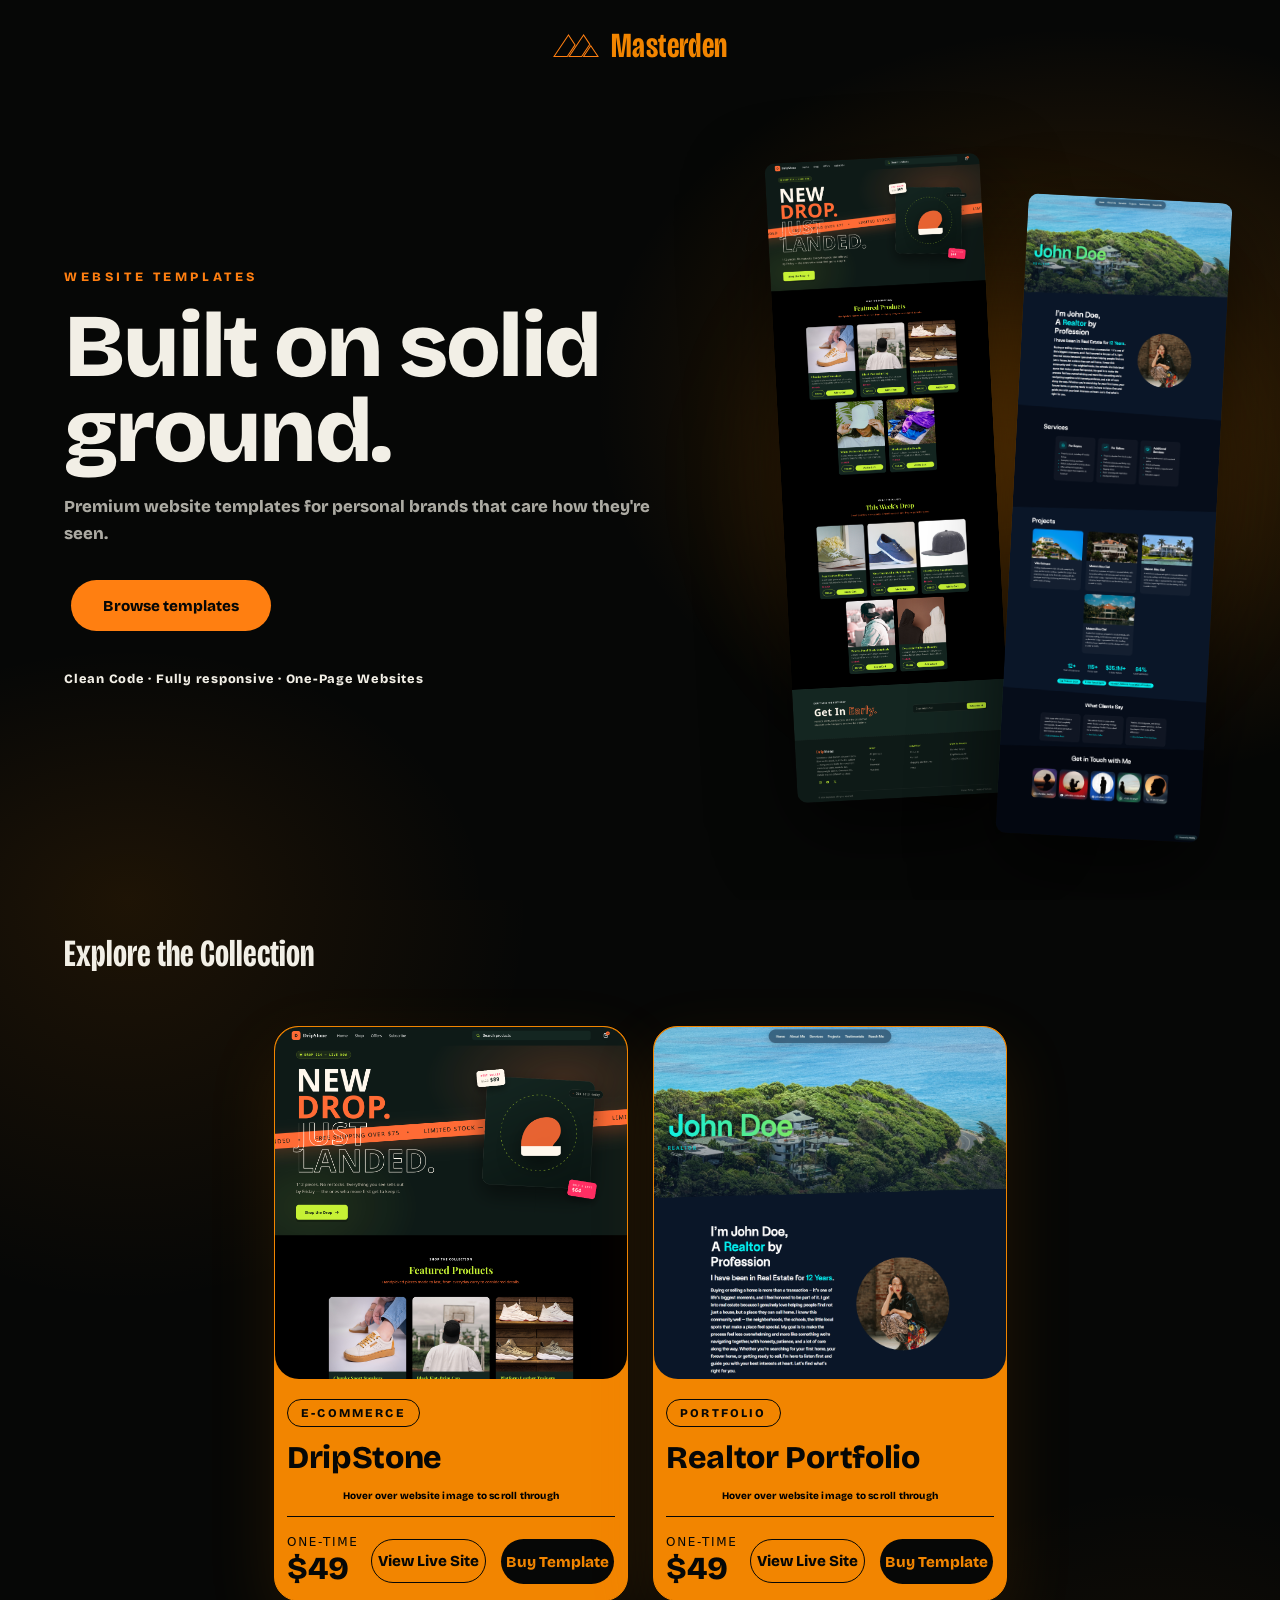
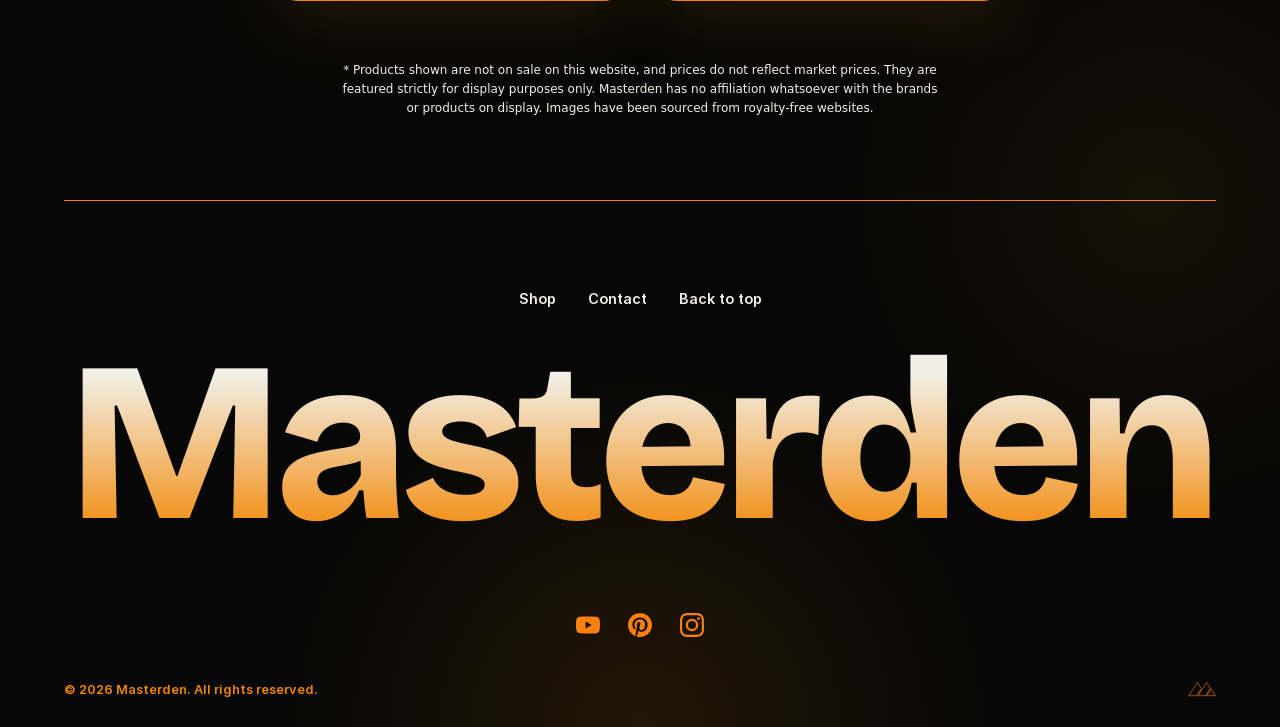
<file: index.html>
<!DOCTYPE html>
<html lang="en">
<head>
    <meta charset="UTF-8">
    <meta name="viewport" content="width=device-width, initial-scale=1.0">
    <link rel="icon" type="image/x-icon" href="./assets/Masterden-Logo-Orange.svg">
    <title>Masterden</title>
    <link rel="stylesheet" href="masterden.css">
    <link rel="stylesheet" href="mobile.css">
    <script src="https://cdnjs.cloudflare.com/ajax/libs/gsap/3.12.5/gsap.min.js"></script>
</head>
<body>


<section class="hero" id="herosection">
    <p> <img src="./assets/Masterden-Logo-Orange.svg" alt=""> Masterden</p>

    <div class="hero-content">
        <div class="hero-text">
            <p class="eyebrow">Website templates</p>
            <h1>Built on solid ground.</h1>
            <p class="subhead">Premium website templates for personal brands that care how they're seen.</p>

            <div class="hero-actions">
            <a href="#Collection" class="btn-primary">Browse templates</a>
            </div>

            <p class="trust">Clean Code · Fully responsive · One-Page Websites</p>
        </div>

        <div class="hero-image">
            <img src="./assets/website-images/Dripstone Screenshot.png" alt="Preview of a Masterdom website template">
            <img src="./assets/website-images/Realtor Screenshot.png" alt="Preview of a Masterdom website template">
        </div>
    </div>
</section>

<section class="templates" id="Collection">
    <h1 class="template-text">Explore the Collection</h1>

    <div class="template-grid">
        <article class="template-card">
            <div class="img-container">
                <img class="product-img" src="./assets/website-images/Dripstone Screenshot.png" alt="DripStone template preview">
            </div>
            <div class="desc">
                <span class="tag">E-commerce</span>
                <h3 class="card-title">DripStone</h3>
                    <p class="scroll-hint">
                        <span class="hint-touch">Tap once on website image to scroll through</span>
                        <span class="hint-hover">Hover over website image to scroll through</span>
                    </p>
                <div class="price-and-CTA">
                    <div class="price">
                        <span class="price-label">One-time</span>
                        <p>$49</p>
                    </div>
                    <a href="https://dripstone.netlify.app/" target="_blank" rel="noopener" class="live-btn">View Live Site</a>
                    <a href="" class="CTA-button">Buy Template</a>
                </div>
                
            </div>
        </article>

       <article class="template-card">
            <div class="img-container">
                <img class="product-img" src="./assets/website-images/Realtor Screenshot.png" alt="Realtor Portfolio template preview">
            </div>
            <div class="desc">
                <span class="tag">Portfolio</span>
                <h3 class="card-title">Realtor Portfolio</h3>
                <p class="scroll-hint">
                    <span class="hint-touch">Tap once on website image to scroll through</span>
                    <span class="hint-hover">Hover over website image to scroll through</span>
                </p>
                <div class="price-and-CTA">
                    <div class="price">
                        <span class="price-label">One-time</span>
                        <p>$49</p>
                    </div>
                    <a href="https://realtorportfolio.netlify.app/" target="_blank" rel="noopener" class="live-btn">View Live Site</a>
                    <a href="" class="CTA-button">Buy Template</a>
                </div>

            </div>
            
        </article>

    </div>
    <div class="disclaimer">
        <p>* Products shown are not on sale on this website, and prices do not reflect market prices. They are featured strictly for display purposes only. Masterden has no affiliation whatsoever with the brands or products on display. Images have been sourced from royalty-free websites.</p>
    </div>
</section>

<footer class="footer">
  <div class="footer-top">
    <!---
    <div class="footer-cta">
      <p class="footer-label">Have a project in mind?</p>
      <a href="mailto:hello@masterden.co" class="footer-mail">hello@masterden.co <span>↗</span></a>
    </div>
    ---->
    <nav class="footer-nav">
      <a href="#Collection">Shop</a>
      <a href="mailto:hello@masterden.co">Contact</a>
      <a href="#herosection">Back to top </a>
    </nav>
  </div>

  <p class="footer-wordmark" aria-hidden="true">Masterden</p>

    <ul class="footer-social">
        <li>
            <a href="https://www.youtube.com/@yourchannel" target="_blank" rel="noopener" aria-label="Masterden on YouTube">
            <svg viewBox="0 0 24 24" fill="currentColor" aria-hidden="true"><path d="M23.498 6.186a3.016 3.016 0 0 0-2.122-2.136C19.505 3.545 12 3.545 12 3.545s-7.505 0-9.377.505A3.017 3.017 0 0 0 .502 6.186C0 8.07 0 12 0 12s0 3.93.502 5.814a3.016 3.016 0 0 0 2.122 2.136c1.871.505 9.376.505 9.376.505s7.505 0 9.377-.505a3.015 3.015 0 0 0 2.122-2.136C24 15.93 24 12 24 12s0-3.93-.502-5.814zM9.545 15.568V8.432L15.818 12l-6.273 3.568z"/></svg>
            </a>
        </li>
        <li>
            <a href="https://www.pinterest.com/yourprofile" target="_blank" rel="noopener" aria-label="Masterden on Pinterest">
            <svg viewBox="0 0 24 24" fill="currentColor" aria-hidden="true"><path d="M12.017 0C5.396 0 .029 5.367.029 11.987c0 5.079 3.158 9.417 7.618 11.162-.105-.949-.199-2.403.041-3.439.219-.937 1.406-5.957 1.406-5.957s-.359-.72-.359-1.781c0-1.663.967-2.911 2.168-2.911 1.024 0 1.518.769 1.518 1.688 0 1.029-.653 2.567-.992 3.992-.285 1.193.6 2.165 1.775 2.165 2.128 0 3.768-2.245 3.768-5.487 0-2.861-2.063-4.869-5.008-4.869-3.41 0-5.409 2.562-5.409 5.199 0 1.033.394 2.143.889 2.741.099.12.112.225.085.345-.09.375-.293 1.199-.334 1.363-.053.225-.172.271-.401.165-1.495-.69-2.433-2.878-2.433-4.646 0-3.776 2.748-7.252 7.92-7.252 4.158 0 7.392 2.967 7.392 6.923 0 4.135-2.607 7.462-6.233 7.462-1.214 0-2.354-.629-2.758-1.379l-.749 2.848c-.269 1.045-1.004 2.352-1.498 3.146 1.123.345 2.306.535 3.55.535 6.607 0 11.985-5.365 11.985-11.987C23.97 5.39 18.592.026 11.985.026L12.017 0z"/></svg>
            </a>
        </li>
        <li>
            <a href="https://www.instagram.com/yourhandle" target="_blank" rel="noopener" aria-label="Masterden on Instagram">
            <svg viewBox="0 0 24 24" fill="currentColor" aria-hidden="true"><path d="M7.0301.084c-1.2768.0602-2.1487.264-2.911.5634-.7888.3075-1.4575.72-2.1228 1.3877-.6652.6677-1.075 1.3368-1.3802 2.127-.2954.7638-.4956 1.6365-.552 2.914-.0564 1.2775-.0689 1.6882-.0626 4.947.0062 3.2586.0206 3.6671.0825 4.9473.061 1.2765.264 2.1482.5635 2.9107.308.7889.72 1.4573 1.388 2.1228.6679.6655 1.3365 1.0743 2.1285 1.38.7632.295 1.6361.4961 2.9134.552 1.2773.056 1.6884.069 4.9462.0627 3.2578-.0062 3.668-.0207 4.9478-.0814 1.28-.0607 2.147-.2652 2.9098-.5633.7889-.3086 1.4578-.72 2.1228-1.3881.665-.6682 1.0745-1.3378 1.3795-2.1284.2957-.7632.4966-1.636.552-2.9124.056-1.2809.0692-1.6898.063-4.948-.0063-3.2583-.021-3.6668-.0817-4.9465-.0607-1.2797-.264-2.1487-.5633-2.9117-.3084-.7889-.72-1.4568-1.3876-2.1228C21.2982 1.33 20.628.9208 19.8378.6165 19.074.321 18.2017.1197 16.9244.0645 15.6471.0093 15.236-.005 11.977.0014 8.718.0076 8.31.0215 7.0301.0839m.1402 21.6932c-1.17-.0509-1.8053-.2453-2.2287-.408-.5606-.216-.96-.4771-1.3819-.895-.422-.4178-.6811-.8186-.9-1.378-.1644-.4234-.3624-1.058-.4171-2.228-.0595-1.2645-.072-1.6442-.079-4.848-.007-3.2037.0053-3.583.0607-4.848.05-1.169.2456-1.805.408-2.2282.216-.5613.4762-.96.895-1.3816.4188-.4217.8184-.6814 1.3783-.9003.423-.1651 1.0575-.3614 2.227-.4171 1.2655-.06 1.6447-.072 4.848-.079 3.2033-.007 3.5835.005 4.8495.0608 1.169.0508 1.8053.2445 2.228.408.5608.216.96.4754 1.3816.895.4217.4194.6816.8176.9005 1.3787.1653.4217.3617 1.056.4169 2.2263.0602 1.2655.0739 1.645.0796 4.848.0058 3.203-.0055 3.5834-.061 4.848-.051 1.17-.245 1.8055-.408 2.2294-.216.5604-.4763.96-.8954 1.3814-.419.4215-.8181.6811-1.3783.9-.4224.1649-1.0577.3617-2.2262.4174-1.2656.0595-1.6448.072-4.8493.079-3.2045.007-3.5825-.006-4.848-.0608M16.953 5.5864A1.44 1.44 0 1 0 18.39 4.144a1.44 1.44 0 0 0-1.437 1.4424M5.8385 12.012c.0067 3.4032 2.7706 6.1557 6.173 6.1493 3.4026-.0065 6.157-2.7701 6.1506-6.1733-.0065-3.4032-2.771-6.1565-6.174-6.1498-3.403.0067-6.156 2.771-6.1496 6.1738M8 12.0077a4 4 0 1 1 4.008 3.9921A3.9996 3.9996 0 0 1 8 12.0077"/></svg>
            </a>
        </li>
    </ul>

    <div class="footer-bottom">
    <p class="footer-legal">&copy; 2026 Masterden. All rights reserved.</p>
    <img class="footer-logo" src="./assets/Masterden-Logo-Orange.svg" alt="Masterden">
    </div>
</footer>


<script>
(function(){
    const product = document.getElementById('tcProduct');
    const frame   = document.getElementById('tcFrame');
    const iframe  = document.getElementById('tcIframe');
    const toggle  = document.getElementById('tcToggle');
    const REAL_WIDTH   = { desktop: 1280, mobile: 390 };
    // fallback heights ONLY used if same-origin measurement fails
    // (e.g. DripStone hosted on a separate Vercel domain) — tune by eye

    const FIXED_HEIGHT = { mobile: 3100, desktop: 1200 }; // pick a sane desktop fallback

    function applySize(measuredHeight){
        const view = product.dataset.view;
        const w = REAL_WIDTH[view];
        const h = measuredHeight || FIXED_HEIGHT[view] || 800; // hard floor, never undefined
        iframe.style.width  = w + 'px';
        iframe.style.height = h + 'px';
        frame.style.width   = w + 'px';
        frame.style.height  = h + 'px';
        const scale = product.clientWidth / w;
        frame.style.transform = 'scale(' + scale + ')';
    }


    // On browser resize, re-measure instead of reusing the old height
    window.addEventListener('resize', measureAndApply);

    function measureAndApply(){
        const view = product.dataset.view;
        const w = REAL_WIDTH[view];
        iframe.style.width = w + 'px';
        frame.style.width  = w + 'px';

        requestAnimationFrame(() => {
            try{
            const doc = iframe.contentWindow.document;

            const finalize = () => {
                const h = doc.documentElement.scrollHeight;
                applySize(h);
            };

            if(doc.fonts && doc.fonts.ready){
                doc.fonts.ready.then(finalize);
            } else {
                finalize();
            }

            // safety net: catches any late-loading images (hero art, etc.)
            // that finish after the fonts do
            setTimeout(finalize, 400);
            }catch(err){
            applySize(null);
            }
        });
    }

    iframe.addEventListener('load', measureAndApply);
    window.addEventListener('resize', () => applySize(
    parseInt(frame.style.height, 10) || null
    ));

    toggle.querySelectorAll('button').forEach(btn => {
    btn.addEventListener('click', () => {
    const view = btn.dataset.set;
    toggle.dataset.view = view;
    product.dataset.view = view;
    toggle.querySelectorAll('button').forEach(b => b.classList.toggle('active', b === btn));
    product.scrollTop = 0;
    // width change reflows the real page inside the iframe at the new
    // breakpoint — re-measure its new height for that layout
    measureAndApply();
        });
    });

    measureAndApply();
    })();
</script>


<script>
    /* ---- footer wordmark -----*/
(function () {
  const footer = document.querySelector('.footer');
  const wm = footer.querySelector('.footer-wordmark');

  function fitWordmark() {
    const cs = getComputedStyle(footer);
    const available =
      footer.clientWidth - parseFloat(cs.paddingLeft) - parseFloat(cs.paddingRight);

    wm.style.fontSize = '100px';                        // measure at a known size
    const natural = wm.getBoundingClientRect().width;
    wm.style.fontSize = Math.min(100 * available / natural, 320) + 'px'
  }

  fitWordmark();
  document.fonts.ready.then(fitWordmark);               // re-fit once your custom font has loaded
  window.addEventListener('resize', fitWordmark);
})();
</script>
     
</body>
</html>
</file>
<file: masterden.css>
*{
  margin: 0;
  box-sizing: border-box;
}
:root {
  --bg: #060706;
  --text: #F2EFE6;
  --accent: #FF7F11;
  --accent-hover: #F28500;
  --link: #2092E9;
  --gutter: clamp(20px, 5vw, 96px);
  --max: 1800px;
}
body{
  background-color: var(--bg);
}
html{
  scroll-behavior: smooth;
  font-size: clamp(16px, 0.6vw + 7px, 22px);
}
title{
  color: var(--accent);
}




@font-face {
  font-family: "BricolageGrotesque-ExtraBold";
  src: url("Fonts/BricolageGrotesque-ExtraBold.otf") format("opentype");
  font-weight: 400;
  font-style: normal;
  font-display: swap;
}
@font-face {
  font-family: "BricolageGrotesque - Condensed-Semibold";
  src: url("Fonts/BricolageGrotesque96ptCondensed-SemiBold.otf") format("opentype");
  font-weight: 400;
  font-style: normal;
  font-display: swap;
}
@font-face {
  font-family: "Reglo-Bold";
  src: url("Fonts/Reglo-Bold.otf") format("opentype");
  font-weight: 400;
  font-style: normal;
  font-display: swap;
}
@font-face {
  font-family: "Inter-SemiBold";
  src: url("Fonts/Inter-SemiBold.woff2") format("woff2");
  font-weight: 600;
  font-style: normal;
  font-display: swap;
}




.hero {
  min-height: 100vh;
  min-height: 100dvh;   /* more accurate on phones; browsers that don't support it use the line above */
  position: relative;      /* add */
  overflow: hidden;        /* add */
  background-color: var(--bg);
}
.hero-content {
  width: 100%;                 /* the missing line */
  flex: 1;                     /* fills the space under the logo */
  min-height: 0;
  display: grid;
  grid-template-columns: minmax(0, 1fr) auto;
  align-items: center;
  gap: clamp(2rem, 4vw, 6rem);
  max-width: var(--max);
  margin: 0 auto;
  padding: 40px var(--gutter) 3rem;   /* 40px top, since the logo now sits above */
  color: var(--text);
  position: relative;
  z-index: 1;                 /* keeps the text and image above the lines */
}
/* ---------- text column ---------- */
.hero-text {
  text-align: left;               /* cancels the inherited centering */
  max-width: clamp(34rem, 38vw, 60rem);
}
.hero-text p,
.hero-text h1 {
  margin: 0; 
  font-family: "BricolageGrotesque-ExtraBold", sans-serif;
}
.eyebrow {
  font-size: clamp(0.8rem, 0.9vw, 1.1rem);
  text-transform: uppercase;
  letter-spacing: 0.28em;
  color: var(--accent);
  margin-bottom: 1.25rem !important;
  font-family: "BricolageGrotesque-ExtraBold", sans-serif;
}
.hero-text h1 {
  font-size: clamp(2.4rem, 4.5vw, 5.5rem);
  font-family: "BricolageGrotesque-ExtraBold", sans-serif;
  line-height: 1.05;
  font-weight: 600;
  margin-bottom: 1.25rem !important;
}
.subhead {
  font-size: clamp(1.05rem, 1.3vw, 1.6rem); 
  line-height: 1.6;
  color: rgba(242, 239, 230, 0.7);
  margin-bottom: 2rem !important;
  font-family: "BricolageGrotesque-ExtraBold", sans-serif;
}
.hero-actions {
  display: flex;
  align-items: center;
  flex-wrap: wrap;
  gap: 1.75rem;
  font-family: "BricolageGrotesque-ExtraBold", sans-serif;
  margin-bottom: 2.5rem;
}
.btn-primary {
  background: var(--accent);
  color: var(--bg);
  padding: 0.85rem 1.6rem;
  border-radius: 999px;
  font-size: clamp(0.95rem, 1.1vw, 1.3rem);
  font-weight: 600;
  text-decoration: none;
  transition: background 0.15s ease;
}
.btn-primary:hover {
  color: var(--text);
  transition: 0.2s ease;
}
.btn-link {
  color: var(--text);
  font-size: clamp(0.95rem, 1.1vw, 1.3rem);
  text-decoration: none;
  padding-bottom: 2px;
  transition: color 0.15s ease;
}
.btn-link:hover {
  color: var(--accent-hover);
}
.trust {
  font-size: clamp(0.8rem, 0.9vw, 1.1rem);
  letter-spacing: 0.06em;
  color: rgba(242, 239, 230, 0.7);   
}
/* ---------- image column ---------- */
.hero-image {          
  overflow: hidden;
  display: flex;
  align-items: flex-start;
  gap: 1.25rem;
  height: min(calc(100dvh - 200px), 50vw);
  gap: clamp(0.6rem, 1.2vw, 1.25rem);
}
.hero-image img {
  height: 100%;
  width: auto;                /* each image keeps its own proportions */
  flex-shrink: 0;
  object-fit: contain;
  border-radius: 10px;
}
a{
  text-decoration: none;
  margin-left: 7px;
}
/* the logo + wordmark, now part of the page flow */
.hero > p {
  position: relative;
  z-index: 1;                          /* stays above the background lines */
  display: flex;
  align-items: baseline;
  gap: 0.35em;
  width: 100%;
  max-width: var(--max);                 /* same cap as .hero-content */
  margin: 0 auto;                        /* same centring */
  padding: 28px var(--gutter) 0;               /* same 60px side padding as .hero-content */
  font-family: "BricolageGrotesque - Condensed-Semibold", sans-serif;
  font-size: clamp(2.2rem, 2.2vw, 3.2rem);
  line-height: 1;
  letter-spacing: 0.01em;
  color: var(--text);
  color: rgba(242, 133, 0, 1);
  justify-content: center;
}
.hero > p img {
  height: 0.7em;           /* fallback for older browsers */
  height: 1cap;            /* exactly the height of the capital letters */
  width: auto;
}
/* stack the logo above the hero content without pushing the hero past one screen */
.hero {
  display: flex;
  flex-direction: column;
}
.hero-content {
  flex: 1;
  min-height: 0;
  padding-top: 40px;
}


@media (max-width: 600px) {
  .hero > p {
    padding: 20px 24px 0;
    font-size: 1.8rem;
  }
}


@media (min-width: 801px) {

  /* warm glow in the corner instead of a flat black */
  .hero {
    background-image:
      radial-gradient(55% 60% at 85% 45%, rgba(242, 133, 0, 0.22), transparent 70%),
      radial-gradient(40% 40% at 10% 100%, rgba(242, 133, 0, 0.10), transparent 70%);
  }


  /* bigger, tighter headline with one orange word */
  .hero-text { max-width: clamp(36rem, 48vw, 70rem); }
  .hero-text h1 {
    font-size: clamp(3.5rem, 7vw, 8rem);
    line-height: 0.95;
    letter-spacing: -0.03em;
  }
  .hero-text h1 .accent {
    color: var(--accent);
    text-shadow: 0 0 40px rgba(242, 133, 0, 0.45);
  }


  /* button with glow and an arrow that slides */
  .btn-primary {
    padding: 1.05rem 2rem;
    transition: transform 0.2s ease, box-shadow 0.2s ease, color 0.2s ease;
  }
  .btn-primary::after {
    display: inline-block;
    margin-left: 0.6em;
    transition: transform 0.2s ease;
  }

  /* previews: tilted, staggered, glowing */
  .hero-image {
    position: relative;
    overflow: visible;            /* so the tilt isn't clipped */
  }
  .hero-image::before {
    content: "";
    position: absolute;
    inset: 5% -15%;
    background: radial-gradient(circle, rgba(242, 133, 0, 0.5), transparent 65%);
    filter: blur(50px);
    z-index: -1;
  }
  .hero-image img {
    box-shadow: 0 30px 80px rgba(0, 0, 0, 0.65);
    transition: transform 0.35s ease;
  }
  .hero-image img:nth-child(1) { transform: rotate(-3deg); }
  .hero-image img:nth-child(2) { transform: translateY(2.5rem) rotate(3deg); }

  /* trust line pops a little more */
  .trust {
    color: var(--text);
    font-weight: 600;
  }


  /* templates: bottom half of the same glow, continues from the hero's edge */
  .templates {
    background-image:
      radial-gradient(circle 45vw at 10% 0, rgba(242, 133, 0, 0.10), transparent 70%),
      radial-gradient(circle 35vw at 90% 100%, rgba(242, 133, 0, 0.07), transparent 70%);
  }
  /* cards pick up the same orange so they feel part of it */
  .template-card {
    box-shadow: 0 25px 70px rgba(242, 133, 0, 0.12);
    transition: transform 0.3s ease, box-shadow 0.3s ease;
  }


  /* footer: continues the glow from the bottom-right of the templates section */
  .footer {
    background-image:
      radial-gradient(circle 35vw at 90% 0, rgba(242, 133, 0, 0.07), transparent 70%),
      radial-gradient(circle 40vw at 50% 100%, rgba(242, 133, 0, 0.12), transparent 70%);
  }
}


.templates {
  position: relative;
  min-height: 100vh;
  padding-bottom: 50px;
  overflow: hidden;
  display: flex;
  scroll-margin-top: -10px;   /* cancels the hero's 40px padding */
  flex-direction: column;  
  align-items: center;
}
.template-text {
  font-family: "BricolageGrotesque - Condensed-Semibold", sans-serif;
  width: min(100% - 2 * var(--gutter), var(--max));
  font-size: clamp(2rem, 3vw, 3.5rem); 
  position: relative;
  z-index: 1;
  text-align: start;
  top: 30px;
  color: var(--text);
}
.template-grid {
  --cols: 3;
  --gap: clamp(20px, 2vw, 40px);
  display: flex;
  flex-wrap: wrap;
  justify-content: center;
  gap: var(--gap);
  width: min(100% - 2 * var(--gutter), var(--max));
  margin-top: 60px;
  padding: 20px 20px 50px;
}
.template-card {
  display: flex;
  flex-direction: column;
  flex: 0 0 auto;
  width: calc((100% - (var(--cols) - 1) * var(--gap)) / var(--cols));
  max-width: 100%;  
  border-radius: 24px;
  container-type: inline-size;
  border: 1px solid rgba(242, 133, 0, 1);
  background: rgba(242, 133, 0, 1);
  -webkit-backdrop-filter: blur(14px) saturate(90%);
  backdrop-filter: blur(14px) saturate(90%);
  transition: transform 0.3s ease, border-color 0.3s ease, box-shadow 0.3s ease;
}
.desc {
  display: flex;
  flex-direction: column;
  align-items: flex-start;
  padding: 20px 12px 12px;
}
.tag {
  font-family: "BricolageGrotesque-ExtraBold", sans-serif;
  font-size: clamp(0.7rem, 3.4cqi, 1rem);
  padding: 0.5em 1.1em;
  letter-spacing: 0.18em;
  text-transform: uppercase;
  color: var(--bg);
  border: 1px solid var(--bg);
  border-radius: 999px;
}
.card-title {
  font-family: "BricolageGrotesque-ExtraBold", sans-serif;
  font-size: clamp(1.6rem, 9cqi, 2.6rem);
  margin: 0.4em 0;
  font-weight: 600;
  letter-spacing: -0.01em;
  color: var(--bg);
}
.card-text {
  font-family: system-ui, -apple-system, "Segoe UI", sans-serif;
  font-size: 0.95rem;
  line-height: 1.6;
  color: var(--bg);
}
.price-and-CTA {
  display: flex;
  flex-wrap: wrap;
  align-items: center;
  gap: 0.75rem 1rem;
  width: 100%;
  margin-top: 14px;
  padding-top: 18px;
  border-top: 1px solid var(--bg);
}
.price-and-CTA > * {
  flex: 1 1 0;
  min-width: 0;
  container-type: inline-size;
}
.CTA-button,
.live-btn {
  justify-content: center;
  text-align: center;
  white-space: nowrap;
  margin-left: 0;                   /* cancels your global a { margin-left: 7px } */
  font-size: clamp(0.85rem, 4.2cqi, 1.2rem);
  white-space: nowrap;
  padding: 0.7rem 0.5rem; 
}
.price-label {
  display: block;
  white-space: nowrap; 
  font-family: system-ui, sans-serif;
  font-size: clamp(0.75rem, 3.4cqi, 1rem);
  letter-spacing: 0.14em;
  text-transform: uppercase;
  color: var(--bg);
}
.price p {
  font-family: "BricolageGrotesque-ExtraBold", sans-serif;
  margin: 0;
  font-size: clamp(2rem, 11cqi, 3.2rem);
  color: var(--bg);
}
.CTA-button {
  display: inline-flex;
  align-items: center;
  gap: 8px;
  margin-left: 0;
  padding: 0.9em 1.5em;
  border-radius: 999px;
  background: var(--bg);
  color: var(--accent-hover);
  font-family: "BricolageGrotesque-ExtraBold", sans-serif;
  font-size: 0.95rem;
  text-decoration: none;
  transition: background 0.2s ease;
}
.CTA-button:hover {
  color: var(--text);
  transition: 0.2s ease;
}
.CTA-button:hover::after {
  transform: translateX(4px);
}
.live-btn {
  display: inline-flex;
  align-items: center;
  justify-content: center;
  gap: 8px;
  width: 100%;
  margin-left: 0;
  border: 1px solid var(--bg);
  padding: 0.75rem 1.4rem;
  border-radius: 999px;
  color: var(--bg);
  font-family: "BricolageGrotesque-ExtraBold", sans-serif;
  font-size: 0.95rem;
  text-decoration: none;
}
.live-btn:hover {
  color: var(--text);
}
.live-btn:hover::after {
  transform: translate(2px, -2px);
}
.disclaimer {
  max-width: 640px;
  margin: 10px auto 0;
  padding: 0 20px;
  text-align: center;
}
.disclaimer p {
  font-family: system-ui, sans-serif;
  font-size: 0.75rem;
  line-height: 1.6;
  color: var(--text);
}
.img-container {
  aspect-ratio: 4 / 4;
  overflow: hidden;
  border-radius: 24px ;

}
.product-img {
  display: block;
  width: 100%;
  height: 100%;
  object-fit: cover;
  object-position: 50% 0%;
  animation: preview-scroll 38s linear infinite;   /* no more "alternate" */
  animation-play-state: paused;
}
.img-container:hover .product-img {
  animation-play-state: running;
}
.scroll-hint {
  font-family: "BricolageGrotesque-ExtraBold", sans-serif;
  align-self: center;
  font-size: 10px;
  letter-spacing: 0.02em;
}

/* Default (touch devices): show the tap text */
.hint-hover { display: none; }
.hint-touch { display: inline; }

/* Devices with a real mouse: show the hover text instead */
@media (hover: hover) and (pointer: fine) {
  .hint-touch { display: none; }
  .hint-hover { display: inline; }
}
@keyframes preview-scroll {
  0%       { object-position: 50% 0%; }     /* top: starts scrolling immediately */
  39.474%  { object-position: 50% 100%; }   /* scrolls down over 15s */
  50%      { object-position: 50% 100%; }   /* holds at the bottom for 4s */
  89.474%  { object-position: 50% 0%; }     /* scrolls back up over 15s */
  100%     { object-position: 50% 0%; }     /* holds at the top for 4s, then loops */
}
@media (prefers-reduced-motion: reduce) {
  .product-img { animation: none; }
}
@media (max-width: 1024px) {
  .template-grid { --cols: 2; }
}
@media (max-width: 640px) {
  .template-grid { --cols: 1; }
}
@container (max-width: 340px) {
  .price { flex: 1 1 100%; }
  .CTA-button {
    flex: 1 1 100%;
    text-align: center;
  }
}




.footer {
  position: relative;
  overflow: hidden;
  padding: 90px var(--gutter) 28px;
  background-color: var(--bg); 
  font-family: "Inter-SemiBold", system-ui, sans-serif;
}
.footer::before {
  content: "";
  position: absolute;
  top: 0;
  left: 5%;                              /* (100% - 90%) / 2, which centres it */
  width: 90%;
  height: 1px;
  background: rgba(242, 133, 0, 1);      /* same colour as your old border */
}
.footer-top {
  display: flex;
  justify-content: space-between;
  align-items: flex-end;
  gap: 40px;
  flex-wrap: wrap;
  max-width: var(--max);
  margin: 0 auto;
}
.footer-label {
  font-size: 0.8rem;
  letter-spacing: 0.28em;
  text-transform: uppercase;
  color: var(--accent);
  margin-bottom: 14px;
}
.footer-mail {
  margin-left: 0;                       /* cancels your global a { margin-left: 7px } */
  font-family: "BricolageGrotesque-ExtraBold", sans-serif;
  font-size: clamp(1.6rem, 4vw, 3rem);
  color: var(--text);
  text-decoration: none;
  border-bottom: 2px solid transparent;
  transition: color 0.2s ease, border-color 0.2s ease;
}
.footer-mail span {
  display: inline-block;
  color: var(--accent);
  transition: transform 0.2s ease;
}
.footer-mail:hover {
  color: var(--accent);
  border-color: var(--accent);
}
.footer-mail:hover span {
  transform: translate(3px, -3px);
}
.footer-nav {
  display: flex;
  flex-direction: column;
  align-items: flex-end;
}
.footer-nav a {
  margin-left: 0;
  font-size: 0.9rem;
  color: var(--text);
  text-decoration: none;
  transition: color 0.2s ease;
}
.footer-nav a:hover {
  color: var(--accent);
}
/* the big statement */
.footer-wordmark {
  margin: 0 auto;
  pointer-events: none; 
  width: max-content;
  text-align: center;
  white-space: nowrap;
  font-family: "BricolageGrotesque-ExtraBold", sans-serif;
  font-size: 15vw;
  letter-spacing: -0.04em;
  background: linear-gradient(180deg, var(--text) 25%, rgba(242, 133, 0, 1) 87%);
  -webkit-background-clip: text;
  background-clip: text;
  color: transparent;
  -webkit-user-select: none;
  user-select: none;
}
.footer-social {
  display: flex;
  justify-content: center;
  gap: 0.5rem;
  list-style: none;
  padding: 0;
  margin: 1.5rem 0 2rem;
}
.footer-social a {
  display: grid;
  place-items: center;
  width: 44px;                 /* comfortable thumb target */
  height: 44px;
  margin-left: 0;              /* cancels your global a { margin-left: 7px } */
  color: var(--accent);
  transition: color 0.2s ease, transform 0.2s ease;
}
.footer-social svg {
  width: 24px;
  height: 24px;
}
.footer-social a:hover {
  color: var(--text);
  transform: translateY(-3px);
}
.footer-legal {
  max-width: var(--max);
  margin: 28px auto 0;
  font-size: 0.8rem;
  color: rgba(242, 133, 0, 1);
}
.footer-bottom {
  display: flex;
  justify-content: space-between;
  align-items: center;
  gap: 16px;
}
.footer-logo {
  display: block;
  height: 20px;
  width: 28px;
  flex-shrink: 0;
}
.footer-legal {
  margin: 0; /* keeps the text vertically centred with the logo */
}


@media (max-width: 700px) {
  .footer { padding: 60px 24px 24px; }
  /* contact group stacked above the nav */
  .footer-top {
    flex-direction: column;
    align-items: stretch;
    gap: 2rem;
  }
  .footer-label {
    font-size: clamp(0.7rem, 3vw, 0.85rem);
    letter-spacing: 0.22em;
    margin-bottom: 0.75rem;
  }
  .footer-mail {
    font-size: clamp(1.25rem, 6vw, 1.8rem);   /* stays on one line */
    overflow-wrap: anywhere;
  }
  .footer-nav {
    flex-direction: row;
    flex-wrap: wrap;
    justify-content: center;
    align-items: center;
    gap: 0.75rem 2rem;
    padding-top: 1.25rem;
    border-top: 1px solid rgba(242, 239, 230, 0.15);
  }
  .footer-nav a:last-child {
    margin-left: 0;
    color: var(--accent);
  }
  /* breathing room around the wordmark */
  .footer-wordmark {
    margin: 2rem auto 1.75rem;
  }
  /* divider above the copyright row */
  .footer-bottom {
    padding-top: 1.25rem;
    border-top: 1px solid rgba(242, 239, 230, 0.15);
  }
}

/*---Styling while footer-cta is hidden---*/
.footer-top {
  justify-content: center;
}
.footer-nav {
  flex-direction: row;
  flex-wrap: wrap;
  justify-content: center;
  align-items: center;
  gap: 0.75rem 2rem;
}
.footer-nav a:last-child {
  margin-left: 0;             /* cancels the push to the right */
}




/* =====================================================
   RESPONSIVE
   ===================================================== */
@media (max-width: 900px) {
  .hero-main { grid-template-columns: 1fr; padding-top: 40px; }
  .stage { height: 380px; order: -1; }
  .product-plate { width: 300px; height: 300px; }
  .nav-links { display: none; }

}
</file>
<file: mobile.css>
/* ---------- MOBILE: giant stacked type + peeking preview ---------- */
@media (max-width: 800px) {

  .hero-content {
    display: flex;
    flex-direction: column;
    align-items: stretch;
    gap: 2rem;
    padding: 24px var(--gutter) 0;
  }

  /* one word per line, huge */
  .hero-text h1 {
    width: min-content;            /* shrinks to the longest word, so each word wraps */
    font-size: clamp(3rem, 18vw, 7rem);
    line-height: 0.92;
    letter-spacing: -0.02em;
    margin-bottom: 1.5rem !important;
  }
  .hero-text h1 .accent { color: var(--accent); }

  .subhead {
    max-width: 30ch;
    margin-bottom: 1.5rem !important;
  }

  /* full-width thumb-friendly button */
  .hero-actions { margin-bottom: 1.5rem; }
  .btn-primary {
    flex: 1 1 100%;
    text-align: center;
    margin-left: 0;                /* cancels your global a { margin-left: 7px } */
    padding: 1rem 1.6rem;
  }


  /* ---------- glow: same colours, sized in vw so each seam matches ---------- */
  .hero {
    min-height: auto;                      /* hero is as tall as its content */
    background-image:
      radial-gradient(circle 80vw at 85% 72%, rgba(242, 133, 0, 0.22), transparent 70%),
      radial-gradient(circle 60vw at 10% 100%, rgba(242, 133, 0, 0.10), transparent 70%);
  }
  .templates {
    background-image:
      radial-gradient(circle 60vw at 10% 0, rgba(242, 133, 0, 0.10), transparent 70%),
      radial-gradient(circle 50vw at 90% 100%, rgba(242, 133, 0, 0.07), transparent 70%);
  }
  .footer {
    background-image:
      radial-gradient(circle 50vw at 90% 0, rgba(242, 133, 0, 0.07), transparent 70%),
      radial-gradient(circle 60vw at 50% 100%, rgba(242, 133, 0, 0.12), transparent 70%);
  }

  /* ---------- headline: orange word with glow ---------- */
  .hero-text h1 .accent {
    color: var(--accent);
    text-shadow: 0 0 30px rgba(242, 133, 0, 0.45);
  }

  /* ---------- trust line ---------- */
  .trust {
    color: var(--text);
    font-weight: 600;
  }

  /* ---------- previews: side by side, tilted, staggered ---------- */
  .hero-content {
    flex: none;
    padding-bottom: 3rem;
  }
  .hero-image {
    position: relative;
    display: flex;
    align-items: flex-start;
    gap: 0.75rem;
    height: auto;                          /* images set the section height */
    overflow: visible;                     /* so the tilt isn't clipped */
  }
  .hero-image::before {
    content: "";
    position: absolute;
    inset: 10% -10%;
    background: radial-gradient(circle, rgba(242, 133, 0, 0.5), transparent 65%);
    filter: blur(40px);
    z-index: -1;
  }
  .hero-image img {
    display: block;
    width: calc((100% - 0.75rem) / 2);     /* two equal columns */
    height: auto;                          /* natural proportions, so they run tall */
    flex-shrink: 1;
    box-shadow: 0 20px 50px rgba(0, 0, 0, 0.65);
  }
  .hero-image img:nth-child(1) { transform: rotate(-2deg); }
  .hero-image img:nth-child(2) {
    margin-top: 2.5rem;                    /* margin, not translateY, so the hero grows to fit */
    transform: rotate(2deg);
  }

  /* ---------- template cards pick up the same orange ---------- */
  .template-card {
    box-shadow: 0 15px 40px rgba(242, 133, 0, 0.12);
  }
}
</file>
